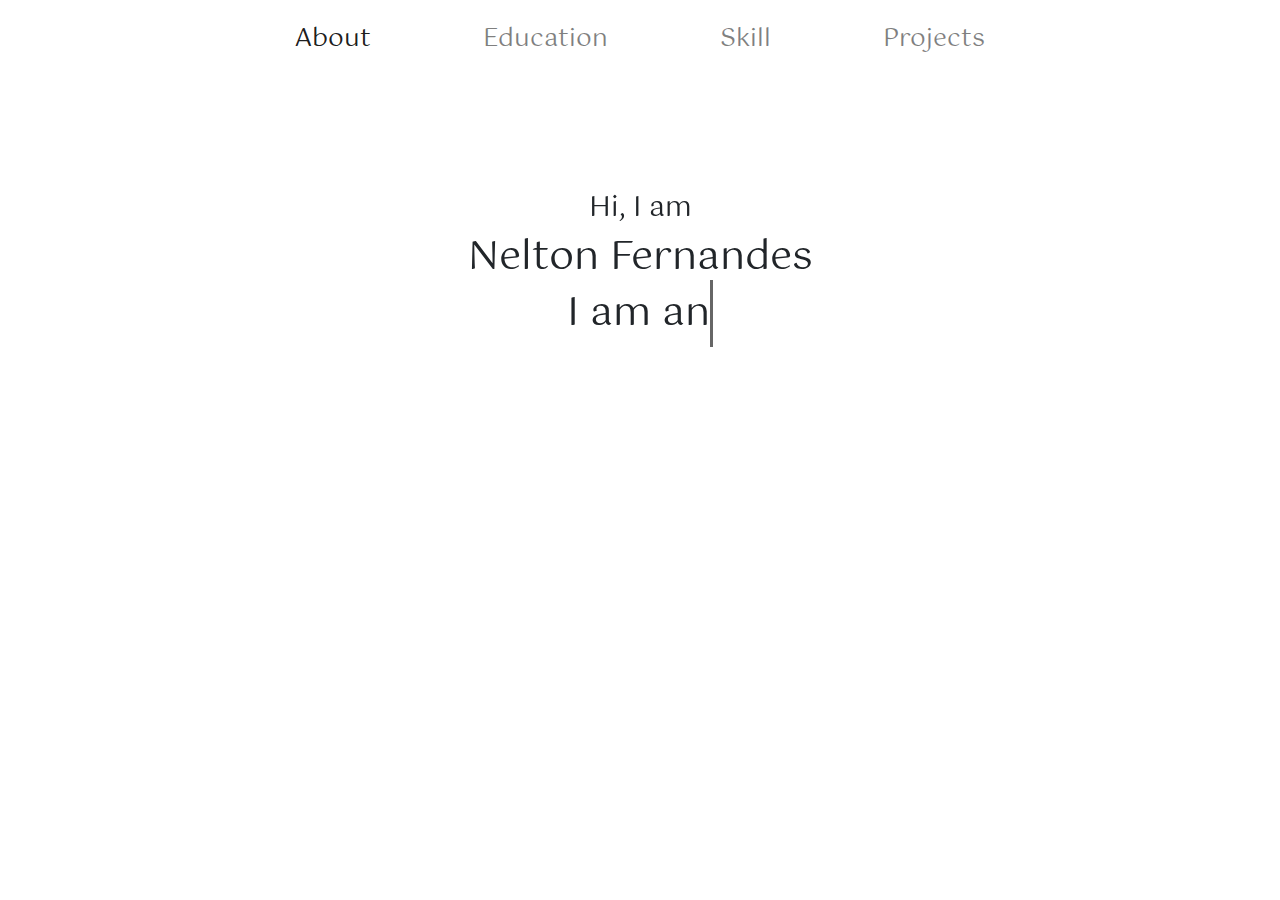
<file: index.html>
<!DOCTYPE html>
<html lang="en">

<head>
  <title>Index</title>
  <meta charset="utf-8">
  <meta name="viewport" content="width=device-width, initial-scale=1">
  <link rel="stylesheet" type="text/css" href="css/style.css">
  <link rel="stylesheet" type="text/css" href="css/index.css">
  <link rel="stylesheet" href="https://maxcdn.bootstrapcdn.com/bootstrap/4.4.1/css/bootstrap.min.css">
  <script src="https://ajax.googleapis.com/ajax/libs/jquery/3.4.1/jquery.min.js"></script>
  <script src="https://cdnjs.cloudflare.com/ajax/libs/popper.js/1.16.0/umd/popper.min.js"></script>
  <script src="https://maxcdn.bootstrapcdn.com/bootstrap/4.4.1/js/bootstrap.min.js"></script>
  <link href="https://fonts.googleapis.com/css2?family=Gotu&display=swap" rel="stylesheet">
  <script src="sentence.js"></script>
</head>

<body>
  <div>
    <nav class="navbar navbar-expand-lg bg-white navbar-light justify-content-center fixed-top">
      <button class="navbar-toggler" data-toggle="collapse" data-target="#collapse_target">
        <span class="navbar-toggler-icon"></span>
      </button>
      <div class="collapse navbar-collapse justify-content-around " id="collapse_target">
        <ul class="navbar-nav ">
          <li class="nav-item  px-5">
            <a class="nav-link active" href="index.html">About</a>
          </li>
          <li class="nav-item px-5">
            <a class="nav-link" href="education.html">Education</a>
          </li>
          <li class="nav-item px-5">
            <a class="nav-link" href="skill.html">Skill</a>
          </li>
          <li class="nav-item px-5">
            <a class="nav-link " href="projects.html">Projects</a>
          </li>
        </ul>
      </div>
    </nav>
  </div>
  <div class="container">
    <div class="foreground"><br><br>
      <div style=" text-align: center; ">
        <br><br><br><br><br><br>
        <h3> Hi, I am </h3>
        <h1 style=" font-size: 40px;"> Nelton Fernandes </h1>
        <h1>I am <span class="txt-rotate" data-period="2000"
            data-rotate='[ "an IT student.", "a Python Developer.", "a planner.", "a fun person!!" ]'></span>
        </h1>
      </div>
    </div>
    <div class="midground">
      <div class="tuna"></div>
    </div>
    <div class="background"></div>
  </div>
  <footer>
  </footer>
</body>

</html>
</file>
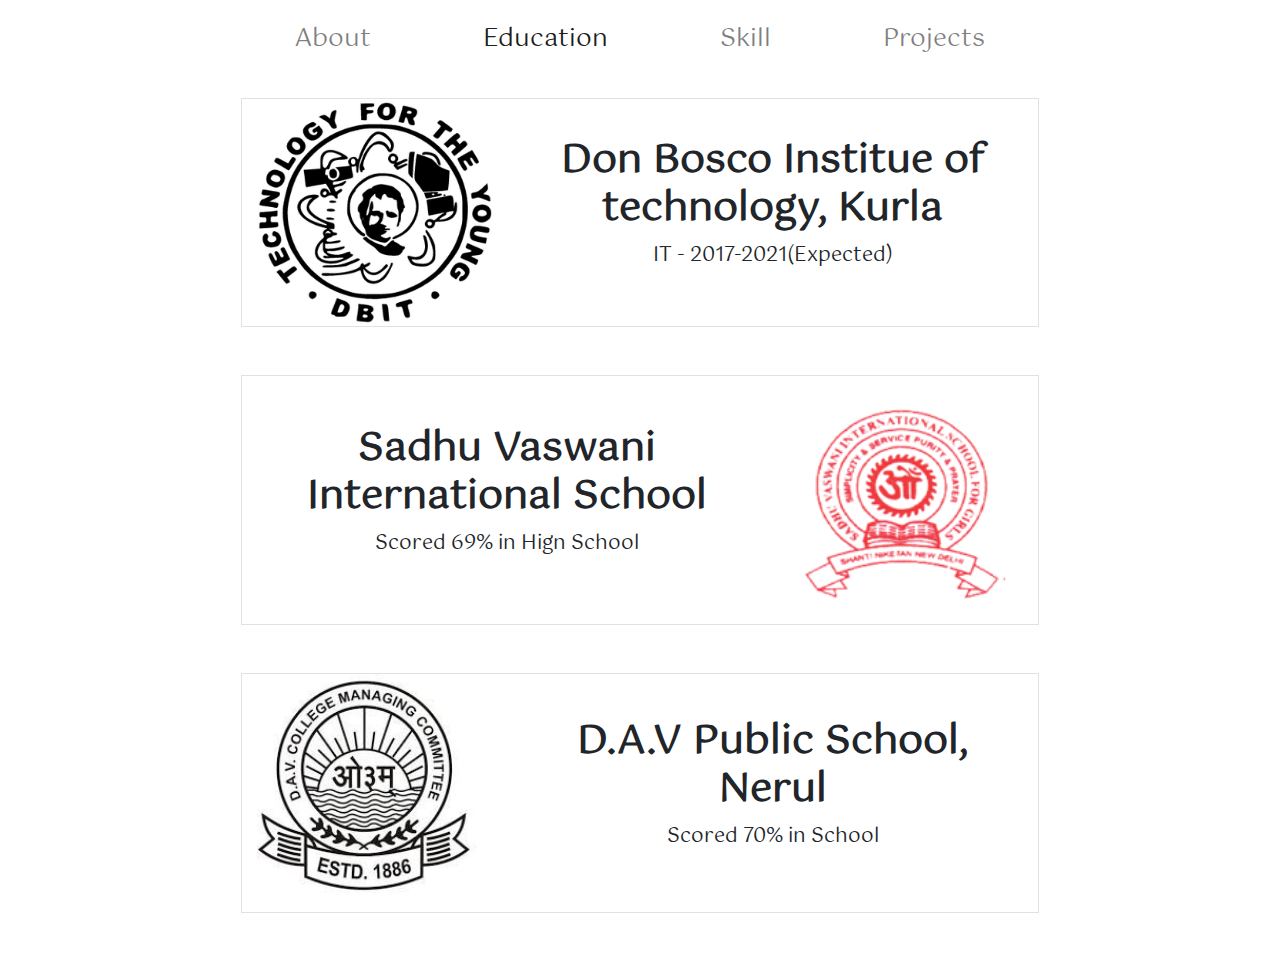
<file: education.html>
<!DOCTYPE html>
<html lang="en">

<head>
	<title>Education</title>
	<meta charset="utf-8">
	<meta name="viewport" content="width=device-width, initial-scale=1">
	<link rel="stylesheet" type="text/css" href="css/style.css">
	<link rel="stylesheet" type="text/css" href="css/education.css">

	<link rel="stylesheet" href="https://maxcdn.bootstrapcdn.com/bootstrap/4.4.1/css/bootstrap.min.css">
	<link href="https://fonts.googleapis.com/css2?family=Gotu&display=swap" rel="stylesheet">
</head>

<body>

	<nav class="navbar navbar-expand-sm bg-white navbar-light fixed-top">
		<div class="container">
			<button class="navbar-toggler ml-auto" type="button" data-toggle="collapse" data-target="#collapse_target">
				<span class="navbar-toggler-icon"></span>
			</button>

			<div class="collapse navbar-collapse justify-content-around " id="collapse_target">
				<ul class="navbar-nav">
					<li class="nav-item  px-5">
						<a class="nav-link" href="index.html">About</a>
					</li>
					<li class="nav-item px-5">
						<a class="nav-link active href=" education.html">Education</a>
					</li>
					<li class="nav-item px-5">
						<a class="nav-link " href="skill.html">Skill</a>
					</li>
					<li class="nav-item px-5">
						<a class="nav-link " href="projects.html">Projects</a>
					</li>
				</ul>
			</div>
		</div>
	</nav>

	<div class="container-1">
		<div id="info-academics" class="row d-flex my-5 border">
			<div class="col-lg-4 col-md-4 col-12">
				<img class="img-fluid" src="images/dbit.png" alt="Card image" height="250" width="250">
			</div>
			<div class="col-lg-8 col-md-8 col-12 my-auto">
				<h1><b>Don Bosco Institue of technology, Kurla</b></h1>
				<p>IT - 2017-2021(Expected)</p>
			</div>
		</div>

		<div class="row d-flex my-5 flex-row-reverse border">
			<div id="info-academics" class="col-lg-4 col-md-4 col-12">
				<img class="img-fluid" src="images/sadhu.png" alt="Card image" height="250" width="250"
					style="align-items: center;">
			</div>
			<div class="col-lg-8 col-md-8 col-12 my-auto">
				<h1><b>Sadhu Vaswani International School</b></h1>
				<p>Scored 69% in Hign School</p>
			</div>
		</div>

		<div class="row d-flex my-5 border">
			<div id="info-academics" class="col-lg-4 col-md-4 col-12">
				<img class="img-fluid" src="images/dav.jpg" alt="Card image" height="250" width="250">
			</div>
			<div class="col-lg-8 col-md-8 col-12 my-auto">
				<h1><b>D.A.V Public School, Nerul</b> </h1>
				<p>Scored 70% in School</p>
			</div>
		</div>
	</div>

	<script src="https://ajax.googleapis.com/ajax/libs/jquery/3.4.1/jquery.min.js"></script>
	<script src="https://cdnjs.cloudflare.com/ajax/libs/popper.js/1.16.0/umd/popper.min.js"></script>
	<script src="https://maxcdn.bootstrapcdn.com/bootstrap/4.4.1/js/bootstrap.min.js"></script>
</body>

</html>
</file>
<file: css/style.css>
* {
  font-family: 'Gotu', sans-serif;
}

body {
  padding-top: 50px;
  z-index: 0;
}

.navbar {
  height: 80px;
  font-size: 25px;
}

#collapse_target {
  background-color: white;
}

.bg-light {
  background-color: #FFFFFF !important;
}

.card-img-top {
  width: 100%;
  height: 15vw;
  object-fit: cover;
}

#sentence {
  align-content: center;
}
</file>
<file: css/index.css>
.tuna {
  animation: walk-cycle 1s steps(12) infinite;
  background: url(http://stash.rachelnabors.com/img/codepen/tuna_sprite.png) 0 0 no-repeat;
  height: 200px;
  width: 400px;
  position: absolute;
  bottom: 1px;
  left: 50%;
  margin-left: -200px;
  transform: translateZ(0);
  /* offers a bit of a performance boost by pushing some of this processing to the GPU in Safari*/
}

@keyframes walk-cycle {
  0% {
    background-position: 0 0;
  }

  100% {
    background-position: 0 -2391px;
  }
}

.foreground,
.midground,
.background {
  height: 100%;
  width: 100%;
  position: absolute;
  top: 0;
  left: 0;
  transform: translate3d(0, 0, 0);

}

.foreground {

  animation: parallax_fg linear 10s infinite both;
  background: url(http://stash.rachelnabors.com/24ways2012/foreground_grass.png) 0 100% repeat-x;
  z-index: 3;
}

@keyframes parallax_fg {
  0% {
    background-position: -3584px 100%;
  }

  100% {
    background-position: 0 100%;
  }
}

.midground {
  animation: parallax_mg linear 20s infinite;
  background: url(http://stash.rachelnabors.com/24ways2012/midground_grass.png) 0 100% repeat-x;
  z-index: 2;
}

@keyframes parallax_mg {
  0% {
    background-position: -3000px 100%;
  }

  100% {
    background-position: 0 100%;
  }
}

.background {

  background-image:
    url(http://stash.rachelnabors.com/24ways2012/background_mountain5.png),
    url(http://stash.rachelnabors.com/24ways2012/background_mountain4.png),
    url(http://stash.rachelnabors.com/24ways2012/background_mountain3.png),
    url(http://stash.rachelnabors.com/24ways2012/background_mountain2.png),
    url(http://stash.rachelnabors.com/24ways2012/background_mountain1.png);
  background-repeat: repeat-x;
  background-position: 0 100%;
  z-index: 1;
  animation: parallax_bg linear 40s infinite;
}

@keyframes parallax_bg {
  100% {
    background-position-x: 2400px, 2000px, 1800px, 1600px, 1200px;
  }
}

body {
  background: linear-gradient(top, rgba(255, 255, 255, 1) 0%, rgba(255, 255, 255, 0) 100%),
}
</file>
<file: css/education.css>
h1 {
  font-size: 16px;
}

p {
  font-size: 20px;
}

.container-1 {
  margin: 0 auto;
  width: 60%;
}

body {
  text-align: center !important;
}

img {
  display: block;
  margin-left: auto;
  margin-right: auto;
}
/*
#info-academics {
	height: 300px;
}
*/
</file>
